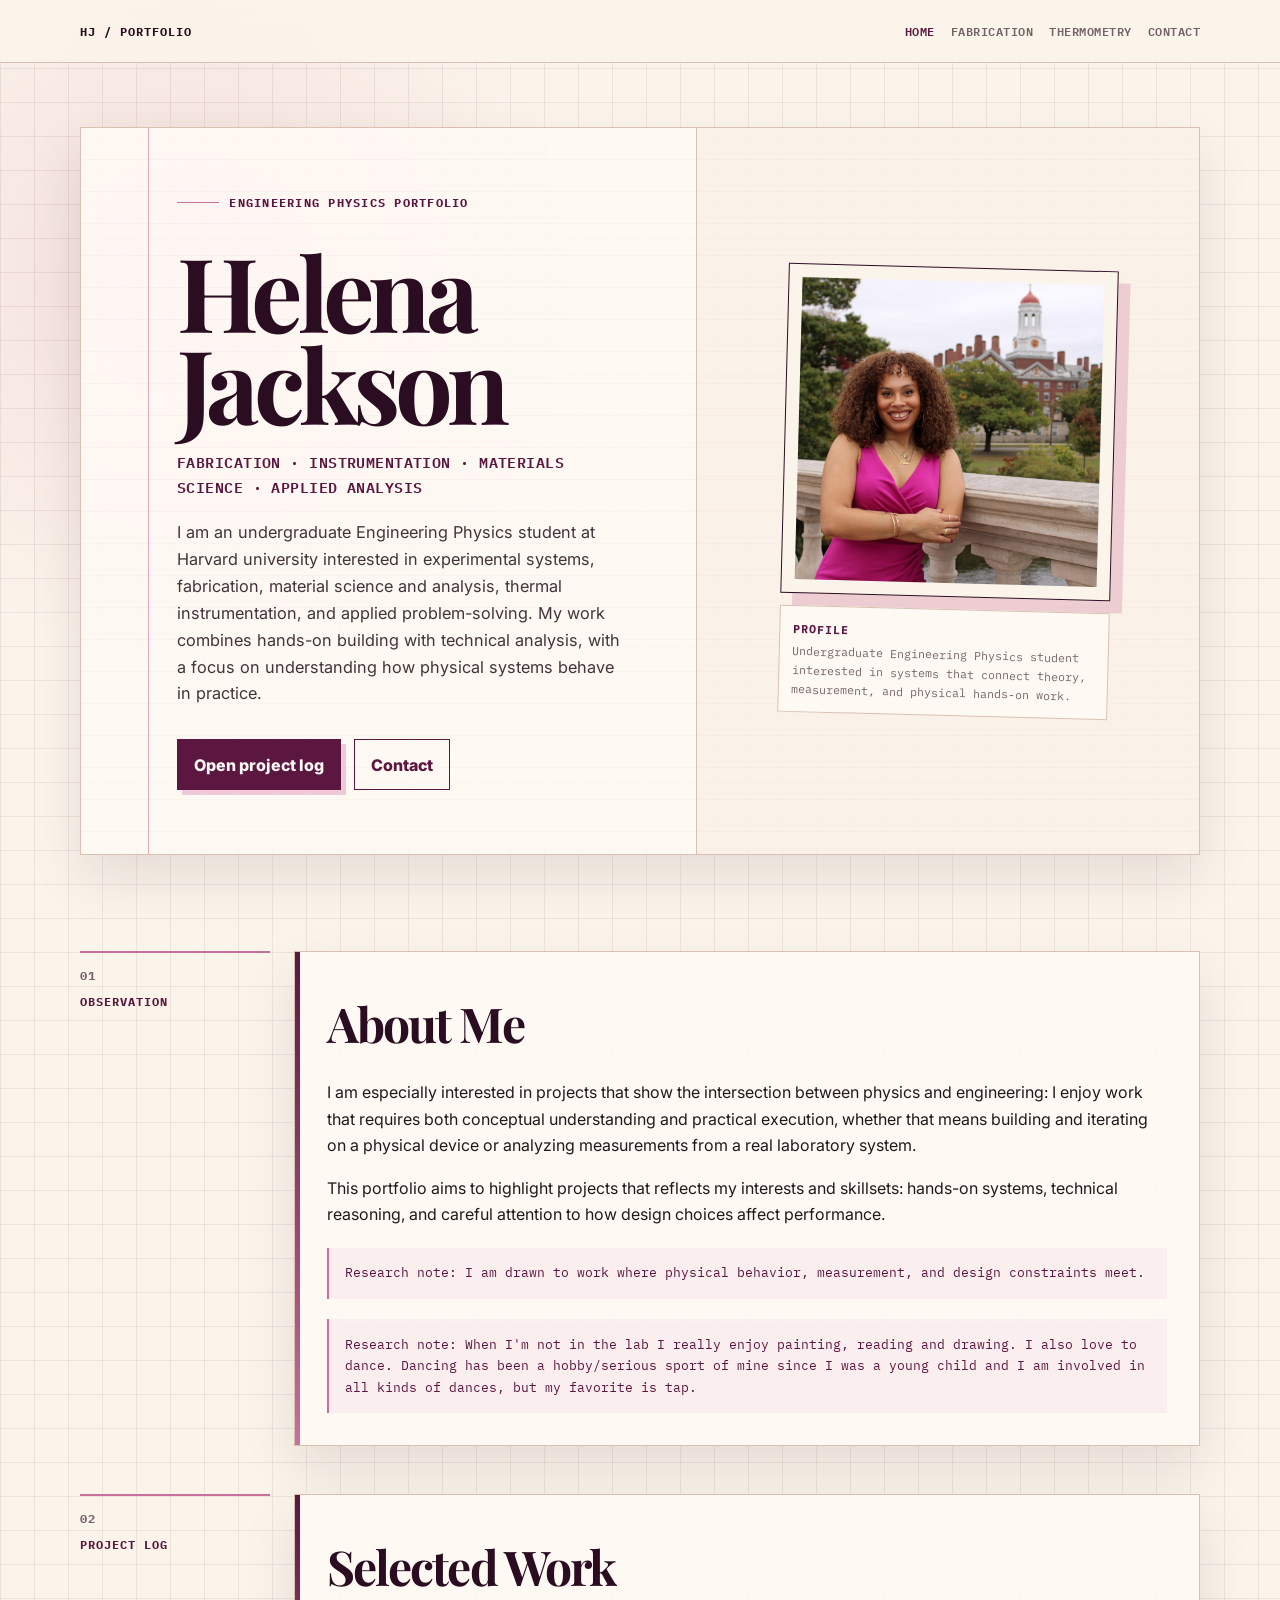
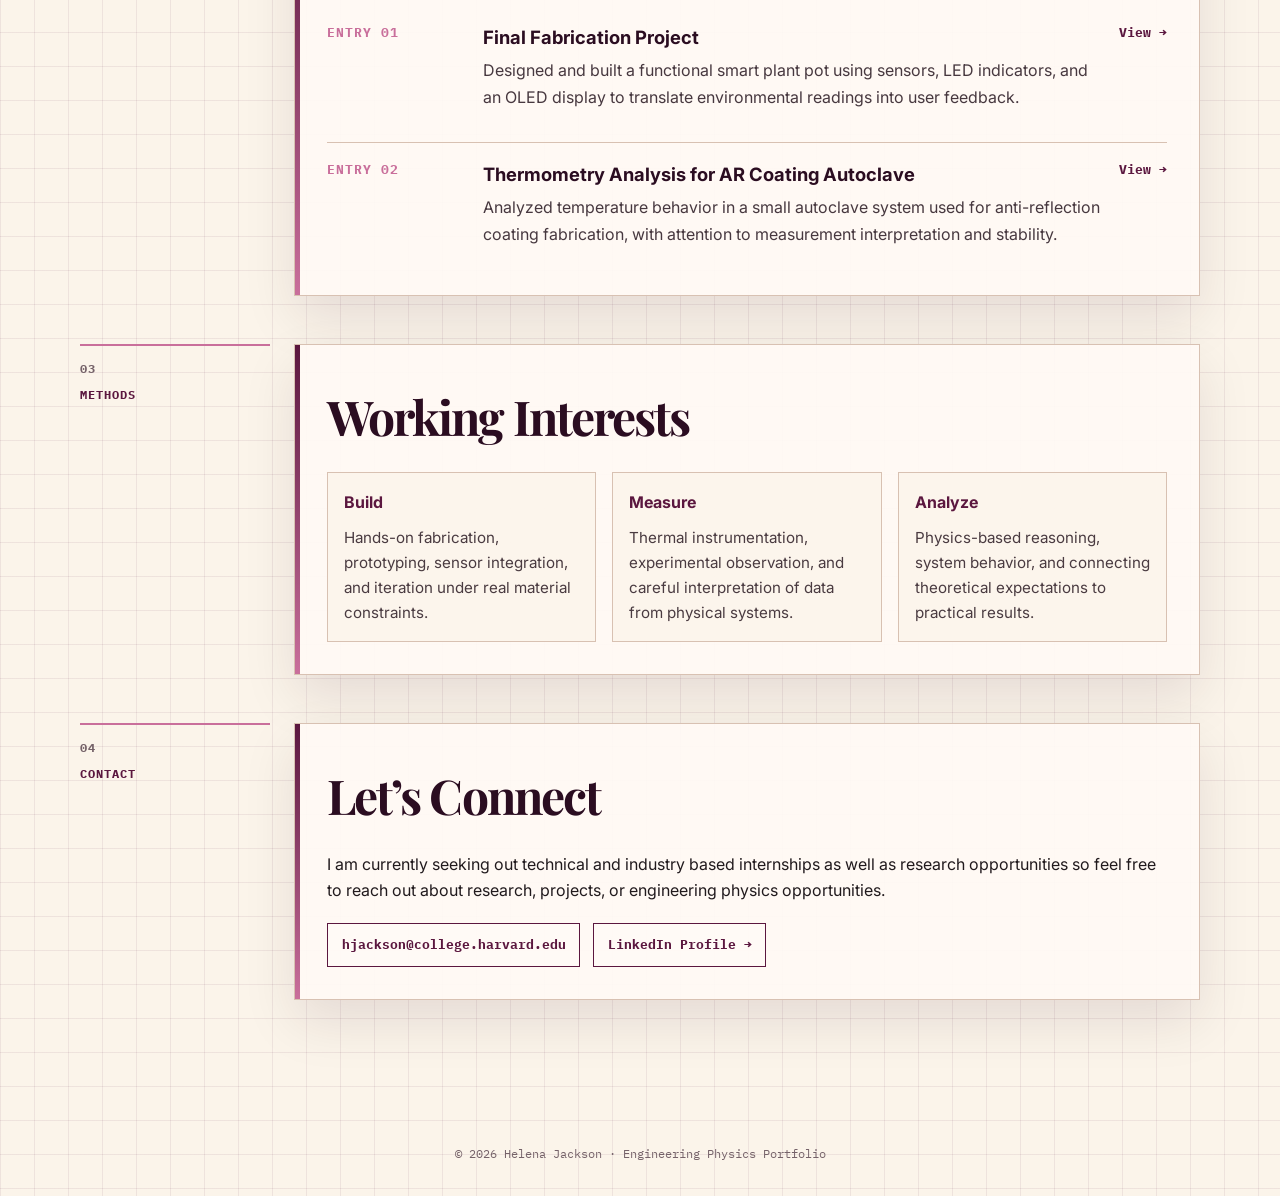
<file: index.html>
<!DOCTYPE html>
<html lang="en">
<head>
  <meta charset="UTF-8" />
  <meta name="viewport" content="width=device-width, initial-scale=1.0" />
  <title>Engineering Physics Portfolio | Helena Jackson</title>

  <!-- Optional: remove these if you do not want Google Fonts -->
  <link rel="preconnect" href="https://fonts.googleapis.com">
  <link rel="preconnect" href="https://fonts.gstatic.com" crossorigin>
  <link href="https://fonts.googleapis.com/css2?family=IBM+Plex+Mono:wght@400;500;600;700&family=Inter:wght@400;500;600;700;800&family=Playfair+Display:wght@600;700&display=swap" rel="stylesheet">

  <link rel="stylesheet" href="style.css?v=4" />
</head>
<body>
  <nav class="topbar">
    <div class="container topbar-inner">
      <a class="logomark" href="index.html">HJ / Portfolio</a>
      <div class="nav-links">
        <a class="active" href="index.html">Home</a>
        <a href="fabrication.html">Fabrication</a>
        <a href="thermometry.html">Thermometry</a>
        <a href="#contact">Contact</a>
      </div>
    </div>
  </nav>

  <header class="hero">
    <div class="container">
      <section class="portfolio-sheet" aria-label="Portfolio introduction">
        <div class="hero-copy">
          <p class="page-label">Engineering Physics Portfolio</p>
          <h1>Helena<br>Jackson</h1>
          <p class="subtitle">Fabrication · Instrumentation · Materials Science · Applied Analysis</p>
          <p class="intro">
            I am an undergraduate Engineering Physics student at Harvard university interested in experimental systems,
            fabrication, material science and analysis, thermal instrumentation, and applied
            problem-solving. My work combines hands-on building with technical analysis, with a
            focus on understanding how physical systems behave in practice.
          </p>

          <div class="hero-actions">
            <a class="button" href="#projects">Open project log</a>
            <a class="button secondary" href="mailto:hjackson@college.harvard.edu">Contact</a>
          </div>
        </div>

        <aside class="hero-visual">
          <div class="specimen-card">
            <div class="specimen-photo">
              <img src="images/Headshot1.jpeg" alt="Portrait of Helena Jackson">
            </div>
            <div class="caption-strip">
              <strong>Profile</strong>
              Undergraduate Engineering Physics student interested in systems that connect theory, measurement, and physical hands-on work.
            </div>
          </div>
        </aside>
      </section>
    </div>
  </header>

  <main class="container">
    <section class="note-section" id="about">
      <aside class="section-tab"><span>01</span>Observation</aside>
      <div class="note-panel">
        <h2>About Me</h2>
        <p>
          I am especially interested in projects that show the intersection between physics and
          engineering:
          I enjoy work that requires both conceptual understanding and practical execution,
          whether that means building and iterating on a physical device or analyzing measurements
          from a real laboratory system.
        </p>
        <p>
          This portfolio aims to highlight projects that reflects my interests and skillsets: hands-on systems,
          technical reasoning, and careful attention to how design choices affect performance.
        </p>
        <p class="annotation">
          Research note: I am drawn to work where physical behavior, measurement, and design constraints meet.
        </p>
        <p class="annotation">
          Research note: When I'm not in the lab I really enjoy painting, reading and drawing. I also love to dance. Dancing has been a hobby/serious sport of mine since I was a young child and I am involved in all kinds of dances, but my favorite is tap.
        </p>
      </div>
    </section>

    <section class="note-section" id="projects">
      <aside class="section-tab"><span>02</span>Project Log</aside>
      <div class="note-panel">
        <h2>Selected Work</h2>

        <div class="project-log">
          <article class="project-entry">
            <div class="entry-code">Entry 01</div>
            <div>
              <h3>Final Fabrication Project</h3>
              <p>
                Designed and built a functional smart plant pot using sensors, LED indicators,
                and an OLED display to translate environmental readings into user feedback.
              </p>
            </div>
            <a class="entry-link" href="fabrication.html">View →</a>
          </article>

          <article class="project-entry">
            <div class="entry-code">Entry 02</div>
            <div>
              <h3>Thermometry Analysis for AR Coating Autoclave</h3>
              <p>
                Analyzed temperature behavior in a small autoclave system used for anti-reflection
                coating fabrication, with attention to measurement interpretation and stability.
              </p>
            </div>
            <a class="entry-link" href="thermometry.html">View →</a>
          </article>
        </div>
      </div>
    </section>

    <section class="note-section" id="methods">
      <aside class="section-tab"><span>03</span>Methods</aside>
      <div class="note-panel">
        <h2>Working Interests</h2>
        <div class="methods-grid">
          <div class="method">
            <h3>Build</h3>
            <p>Hands-on fabrication, prototyping, sensor integration, and iteration under real material constraints.</p>
          </div>
          <div class="method">
            <h3>Measure</h3>
            <p>Thermal instrumentation, experimental observation, and careful interpretation of data from physical systems.</p>
          </div>
          <div class="method">
            <h3>Analyze</h3>
            <p>Physics-based reasoning, system behavior, and connecting theoretical expectations to practical results.</p>
          </div>
        </div>
      </div>
    </section>

    <section class="note-section" id="contact">
      <aside class="section-tab"><span>04</span>Contact</aside>
      <div class="note-panel">
        <h2>Let’s Connect</h2>
        <p>
          I am currently seeking out technical and industry based internships as well as research opportunities so feel free to reach out about research, projects, or engineering physics opportunities.
        </p>
        <div class="contact-row">
          <a href="mailto:hjackson@college.harvard.edu">hjackson@college.harvard.edu</a>
          <a href="https://www.linkedin.com/in/helena-jackson-457bb52a4/" target="_blank">LinkedIn Profile →</a>
        </div>
      </div>
    </section>
  </main>

  <footer>
    <div class="container">
      © 2026 Helena Jackson · Engineering Physics Portfolio
    </div>
  </footer>
</body>
</html>
</file>
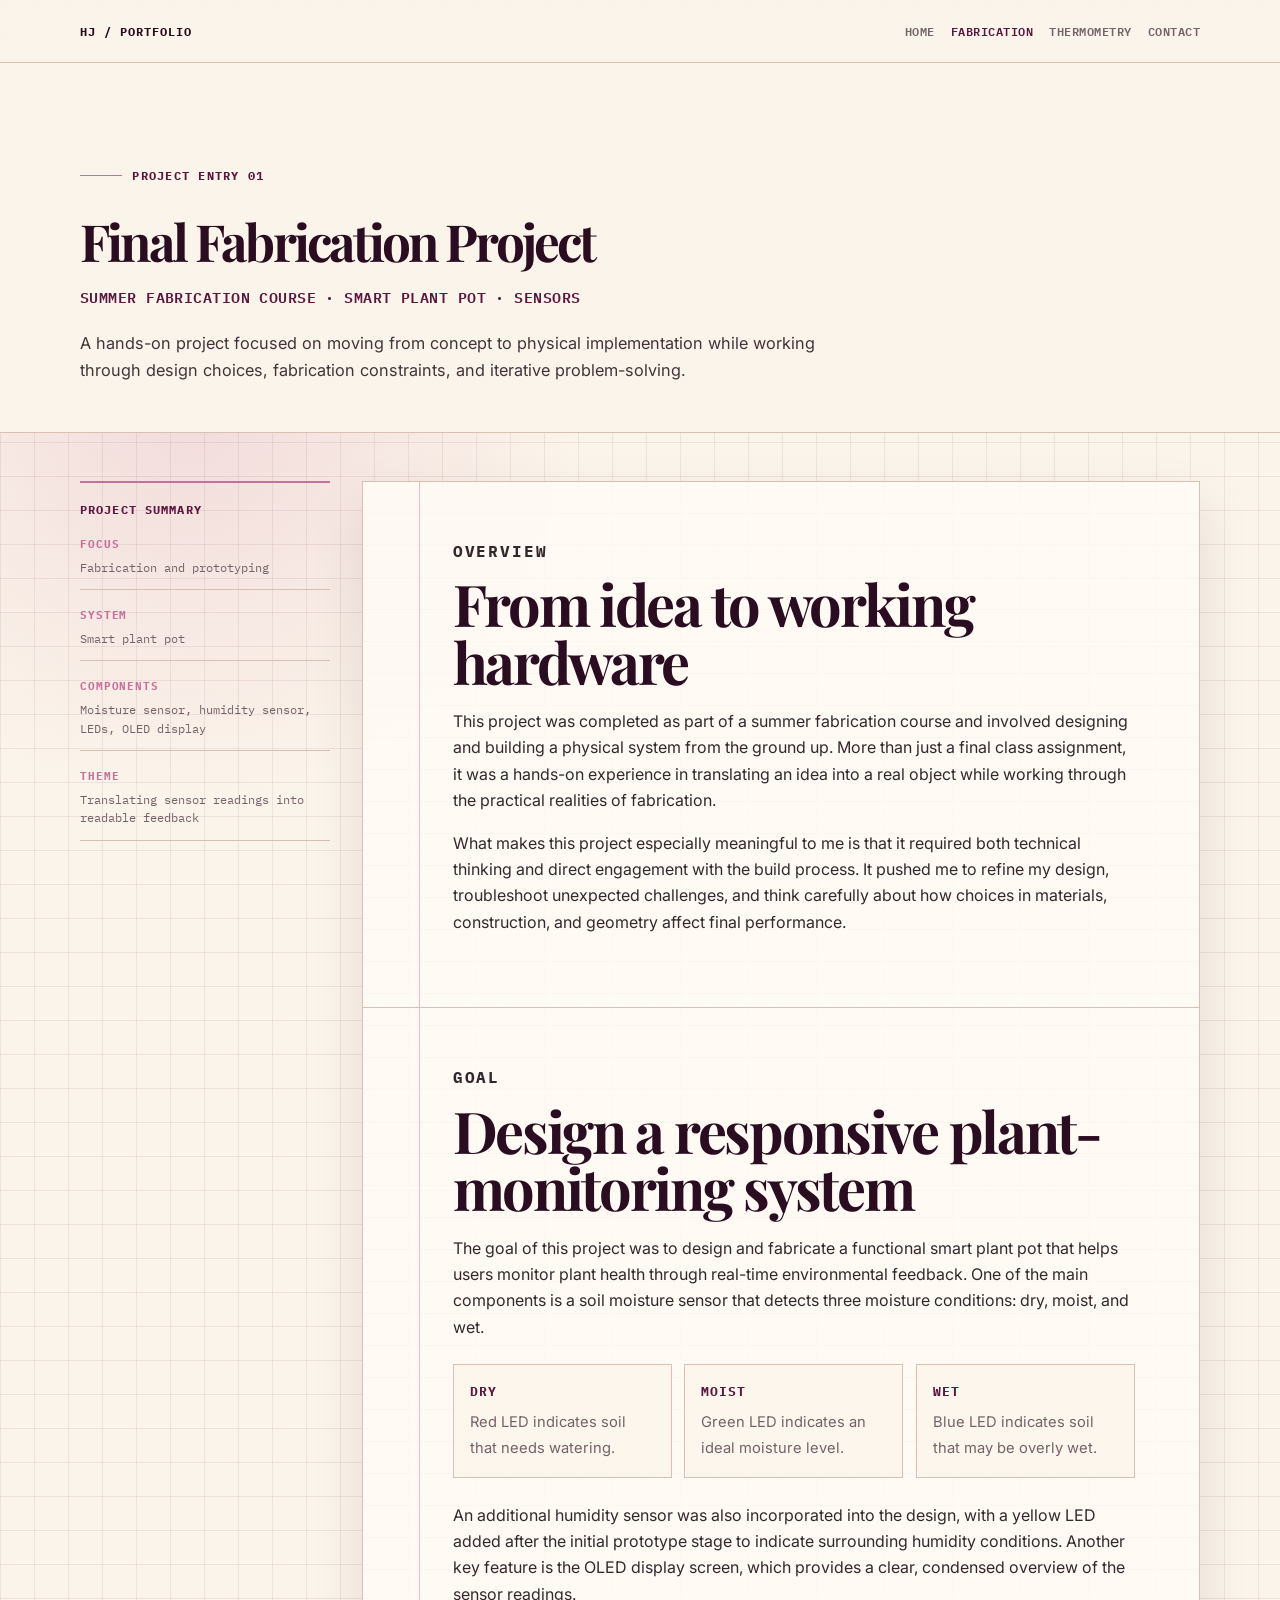
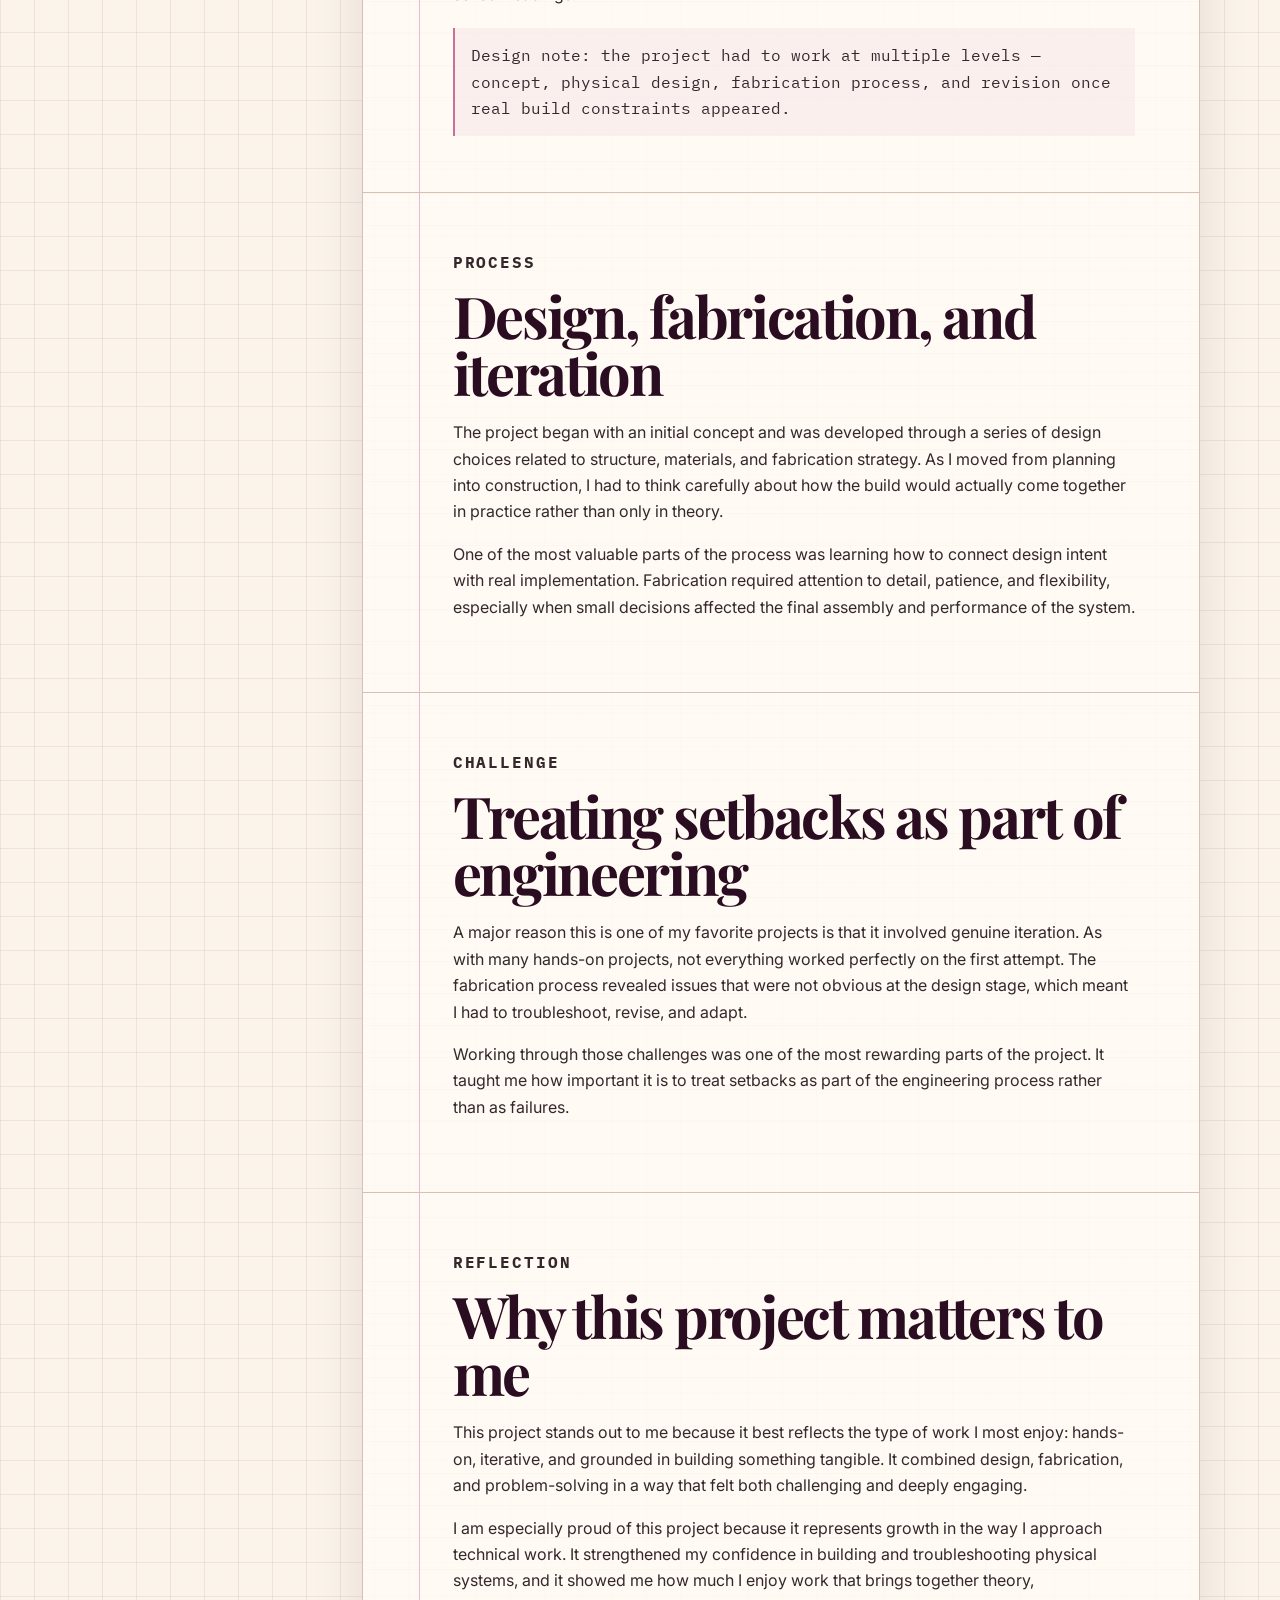
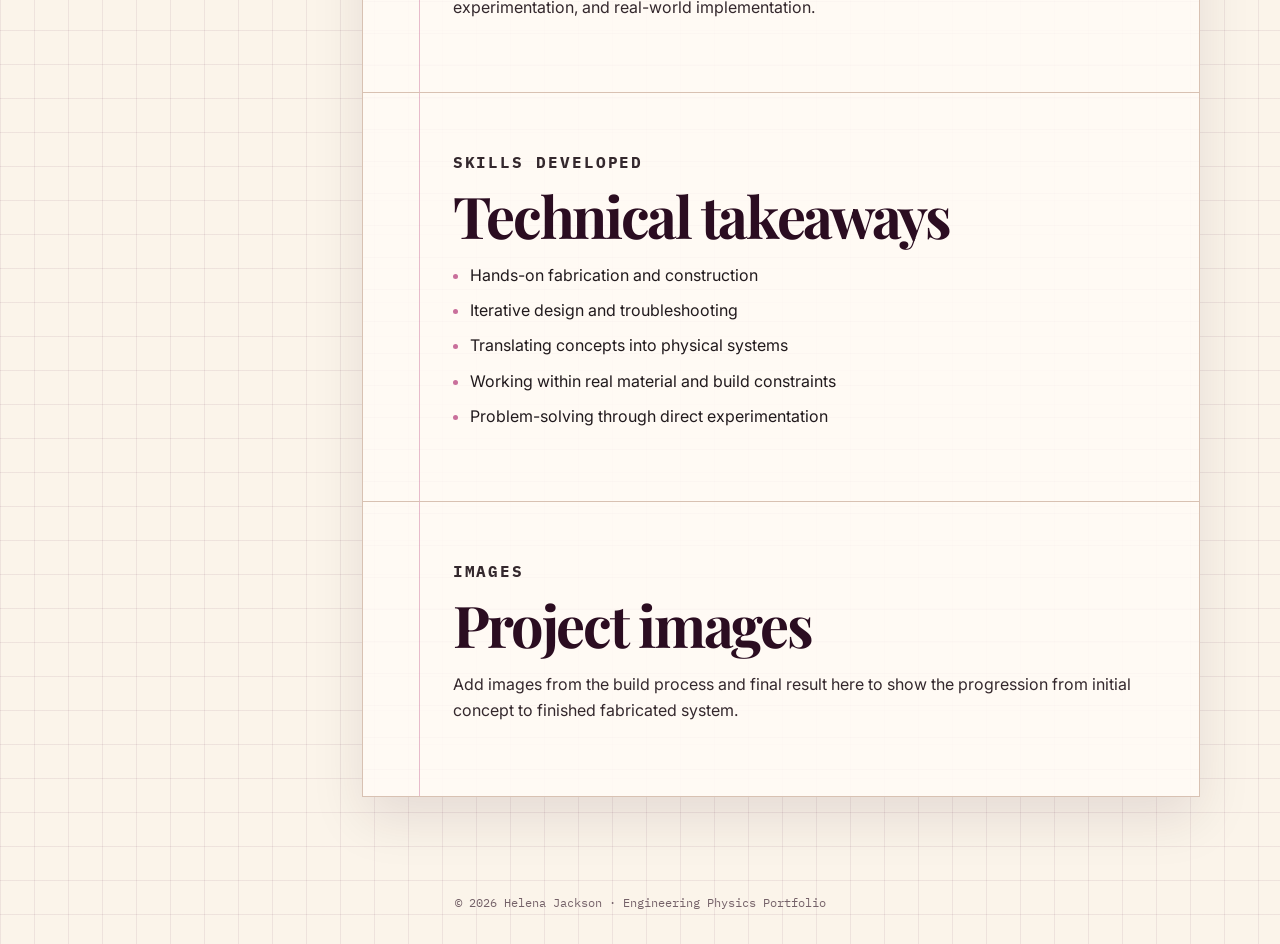
<file: fabrication.html>
<!DOCTYPE html>
<html lang="en">
<head>
  <meta charset="UTF-8" />
  <meta name="viewport" content="width=device-width, initial-scale=1.0" />
  <title>Final Fabrication Project | Helena Jackson</title>

  <link rel="preconnect" href="https://fonts.googleapis.com">
  <link rel="preconnect" href="https://fonts.gstatic.com" crossorigin>
  <link href="https://fonts.googleapis.com/css2?family=IBM+Plex+Mono:wght@400;500;600;700&family=Inter:wght@400;500;600;700;800&family=Playfair+Display:wght@600;700&display=swap" rel="stylesheet">

  <link rel="stylesheet" href="style.css?v=5" />
</head>

<body>
  <nav class="topbar">
    <div class="container topbar-inner">
      <a class="logomark" href="index.html">HJ / Portfolio</a>
      <div class="nav-links">
        <a href="index.html">Home</a>
        <a class="active" href="fabrication.html">Fabrication</a>
        <a href="thermometry.html">Thermometry</a>
        <a href="index.html#contact">Contact</a>
      </div>
    </div>
  </nav>

  <header class="project-hero">
    <div class="container">
      <p class="page-label">Project Entry 01</p>
      <h1>Final Fabrication Project</h1>
      <p class="subtitle">Summer Fabrication Course · Smart Plant Pot · Sensors</p>
      <p class="intro">
        A hands-on project focused on moving from concept to physical implementation while
        working through design choices, fabrication constraints, and iterative problem-solving.
      </p>
    </div>
  </header>

  <main class="container project-layout">
    <aside class="project-sidebar">
      <p class="sidebar-label">Project Summary</p>
      <dl>
        <div>
          <dt>Focus</dt>
          <dd>Fabrication and prototyping</dd>
        </div>
        <div>
          <dt>System</dt>
          <dd>Smart plant pot</dd>
        </div>
        <div>
          <dt>Components</dt>
          <dd>Moisture sensor, humidity sensor, LEDs, OLED display</dd>
        </div>
        <div>
          <dt>Theme</dt>
          <dd>Translating sensor readings into readable feedback</dd>
        </div>
      </dl>
    </aside>

    <article class="project-document">
      <section class="project-section">
        <p class="section-kicker">Overview</p>
        <h2>From idea to working hardware</h2>
        <p>
          This project was completed as part of a summer fabrication course and involved
          designing and building a physical system from the ground up. More than just a final
          class assignment, it was a hands-on experience in translating an idea into a real
          object while working through the practical realities of fabrication.
        </p>
        <p>
          What makes this project especially meaningful to me is that it required both
          technical thinking and direct engagement with the build process. It pushed me to
          refine my design, troubleshoot unexpected challenges, and think carefully about how
          choices in materials, construction, and geometry affect final performance.
        </p>
      </section>

      <section class="project-section">
        <p class="section-kicker">Goal</p>
        <h2>Design a responsive plant-monitoring system</h2>
        <p>
          The goal of this project was to design and fabricate a functional smart plant pot
          that helps users monitor plant health through real-time environmental feedback.
          One of the main components is a soil moisture sensor that detects three moisture
          conditions: dry, moist, and wet.
        </p>

        <div class="callout-grid">
          <div class="callout">
            <strong>Dry</strong>
            <span>Red LED indicates soil that needs watering.</span>
          </div>
          <div class="callout">
            <strong>Moist</strong>
            <span>Green LED indicates an ideal moisture level.</span>
          </div>
          <div class="callout">
            <strong>Wet</strong>
            <span>Blue LED indicates soil that may be overly wet.</span>
          </div>
        </div>

        <p>
          An additional humidity sensor was also incorporated into the design, with a yellow
          LED added after the initial prototype stage to indicate surrounding humidity
          conditions. Another key feature is the OLED display screen, which provides a clear,
          condensed overview of the sensor readings.
        </p>

        <p class="annotation">
          Design note: the project had to work at multiple levels — concept, physical design,
          fabrication process, and revision once real build constraints appeared.
        </p>
      </section>

      <section class="project-section">
        <p class="section-kicker">Process</p>
        <h2>Design, fabrication, and iteration</h2>
        <p>
          The project began with an initial concept and was developed through a series of
          design choices related to structure, materials, and fabrication strategy. As I moved
          from planning into construction, I had to think carefully about how the build would
          actually come together in practice rather than only in theory.
        </p>
        <p>
          One of the most valuable parts of the process was learning how to connect design
          intent with real implementation. Fabrication required attention to detail, patience,
          and flexibility, especially when small decisions affected the final assembly and
          performance of the system.
        </p>
      </section>

      <section class="project-section">
        <p class="section-kicker">Challenge</p>
        <h2>Treating setbacks as part of engineering</h2>
        <p>
          A major reason this is one of my favorite projects is that it involved genuine
          iteration. As with many hands-on projects, not everything worked perfectly on the
          first attempt. The fabrication process revealed issues that were not obvious at the
          design stage, which meant I had to troubleshoot, revise, and adapt.
        </p>
        <p>
          Working through those challenges was one of the most rewarding parts of the project.
          It taught me how important it is to treat setbacks as part of the engineering
          process rather than as failures.
        </p>
      </section>

      <section class="project-section">
        <p class="section-kicker">Reflection</p>
        <h2>Why this project matters to me</h2>
        <p>
          This project stands out to me because it best reflects the type of work I most enjoy:
          hands-on, iterative, and grounded in building something tangible. It combined design,
          fabrication, and problem-solving in a way that felt both challenging and deeply
          engaging.
        </p>
        <p>
          I am especially proud of this project because it represents growth in the way I
          approach technical work. It strengthened my confidence in building and troubleshooting
          physical systems, and it showed me how much I enjoy work that brings together theory,
          experimentation, and real-world implementation.
        </p>
      </section>

      <section class="project-section">
        <p class="section-kicker">Skills Developed</p>
        <h2>Technical takeaways</h2>
        <ul class="skill-list">
          <li>Hands-on fabrication and construction</li>
          <li>Iterative design and troubleshooting</li>
          <li>Translating concepts into physical systems</li>
          <li>Working within real material and build constraints</li>
          <li>Problem-solving through direct experimentation</li>
        </ul>
      </section>

      <section class="project-section">
        <p class="section-kicker">Images</p>
        <h2>Project images</h2>
        <p>
          Add images from the build process and final result here to show the progression from
          initial concept to finished fabricated system.
        </p>

        <!-- Example:
        <figure>
          <img src="images/fabrication-project.jpg" alt="Final fabricated smart plant pot" class="project-image" />
          <figcaption class="caption">Final fabricated smart plant pot prototype.</figcaption>
        </figure>
        -->
      </section>
    </article>
  </main>

  <footer>
    <div class="container">
      © 2026 Helena Jackson · Engineering Physics Portfolio
    </div>
  </footer>
</body>
</html>
</file>
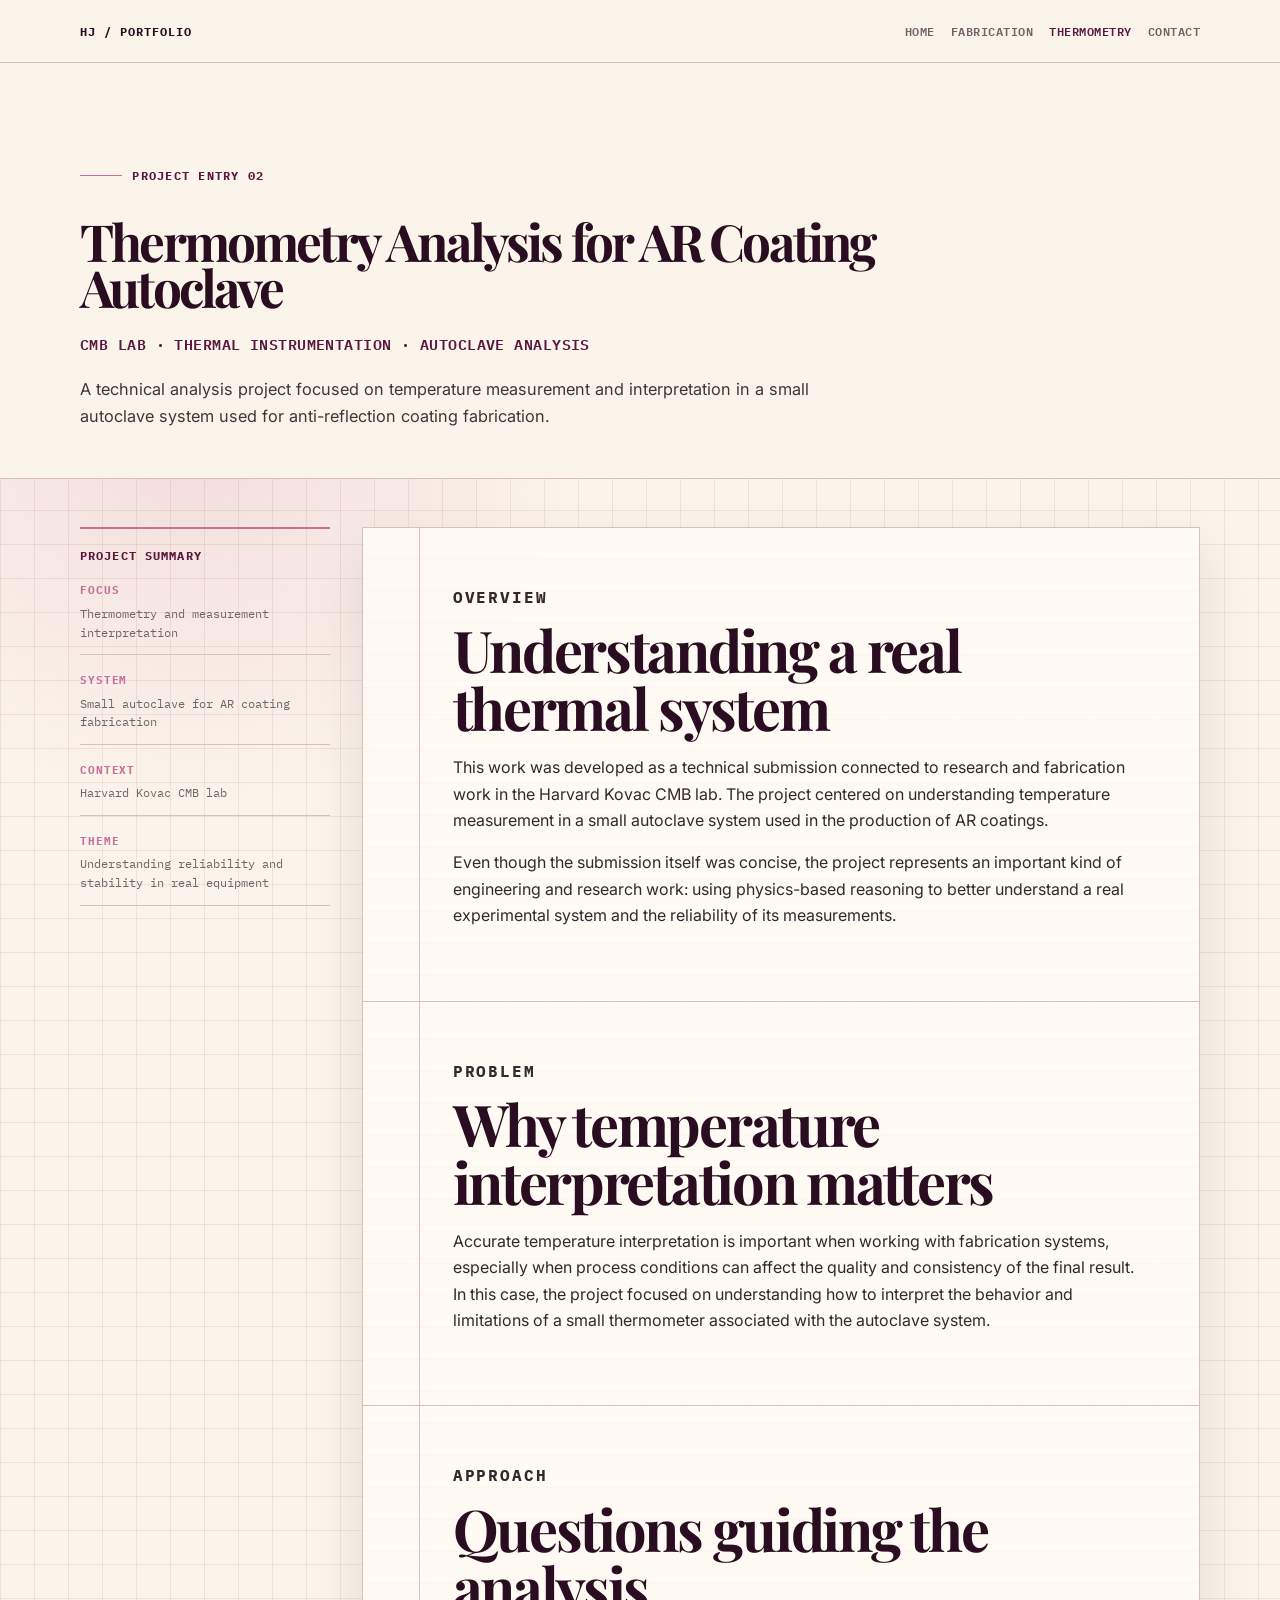
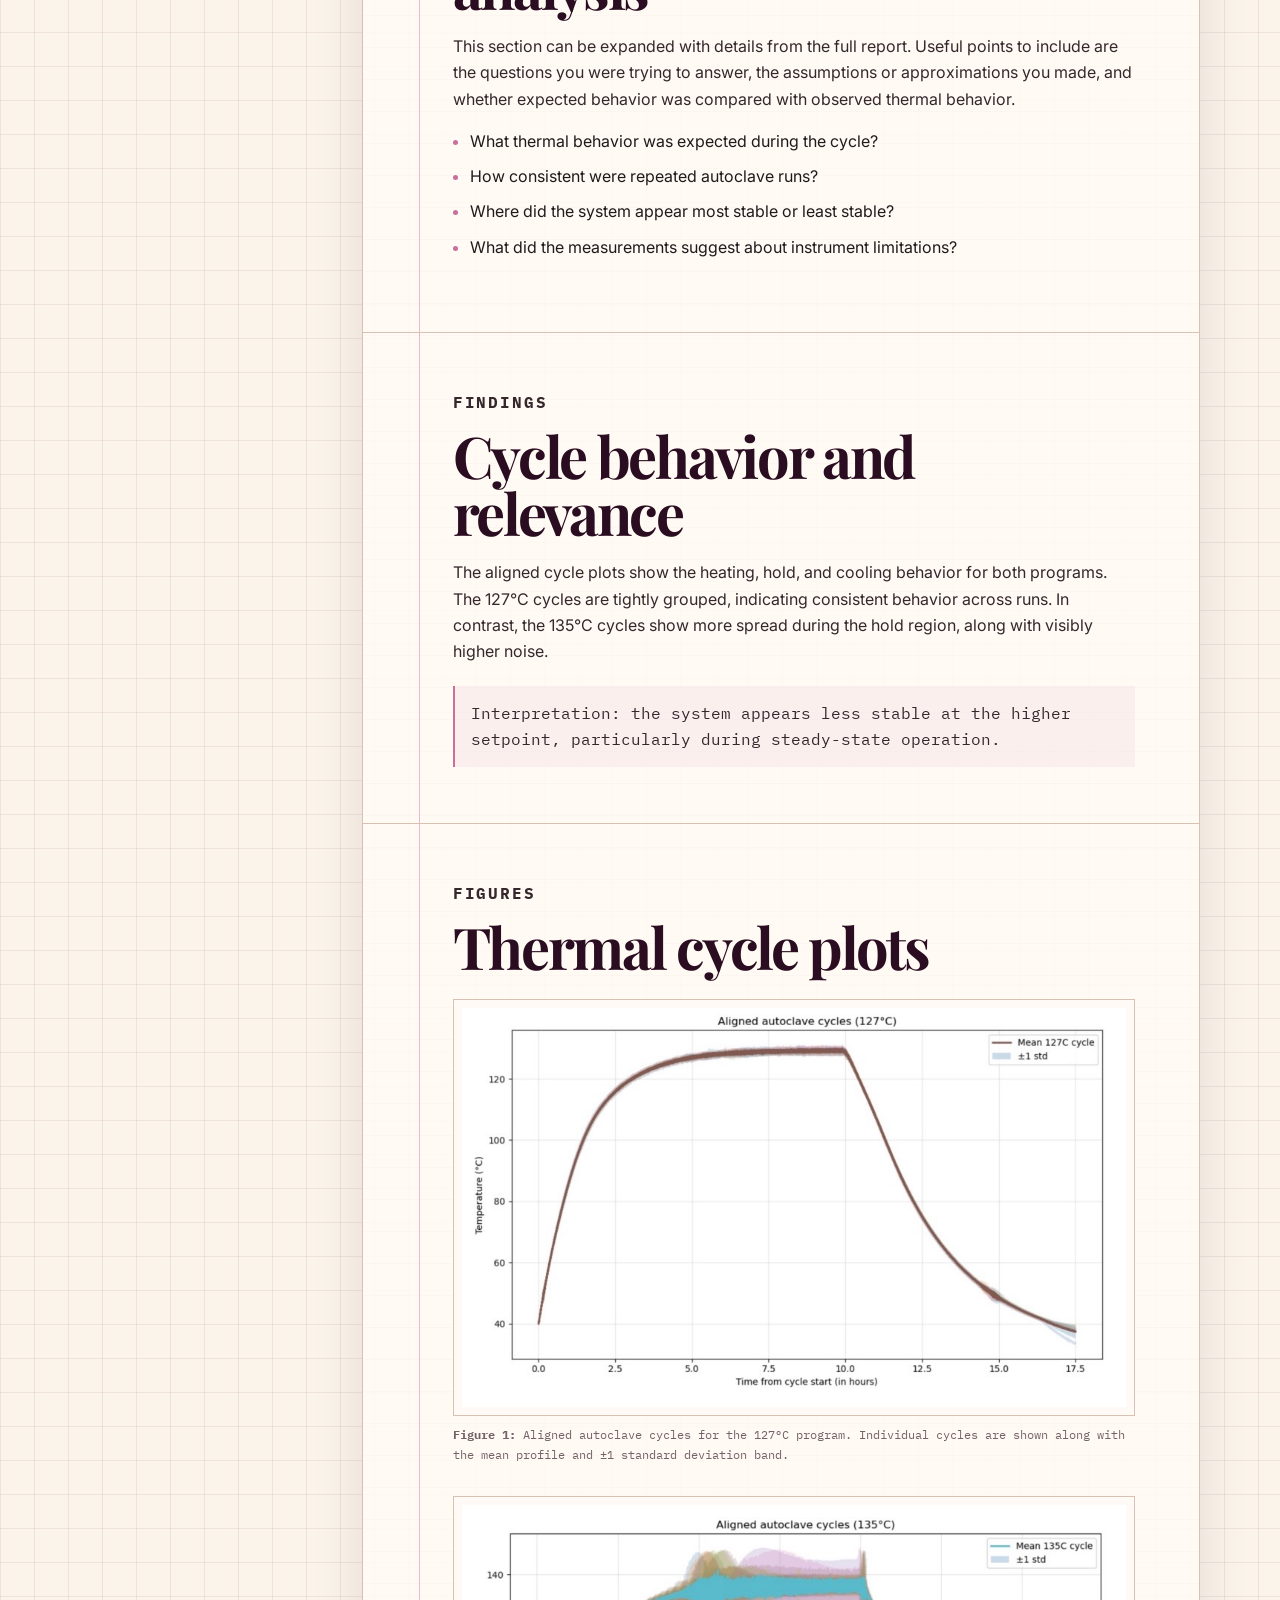
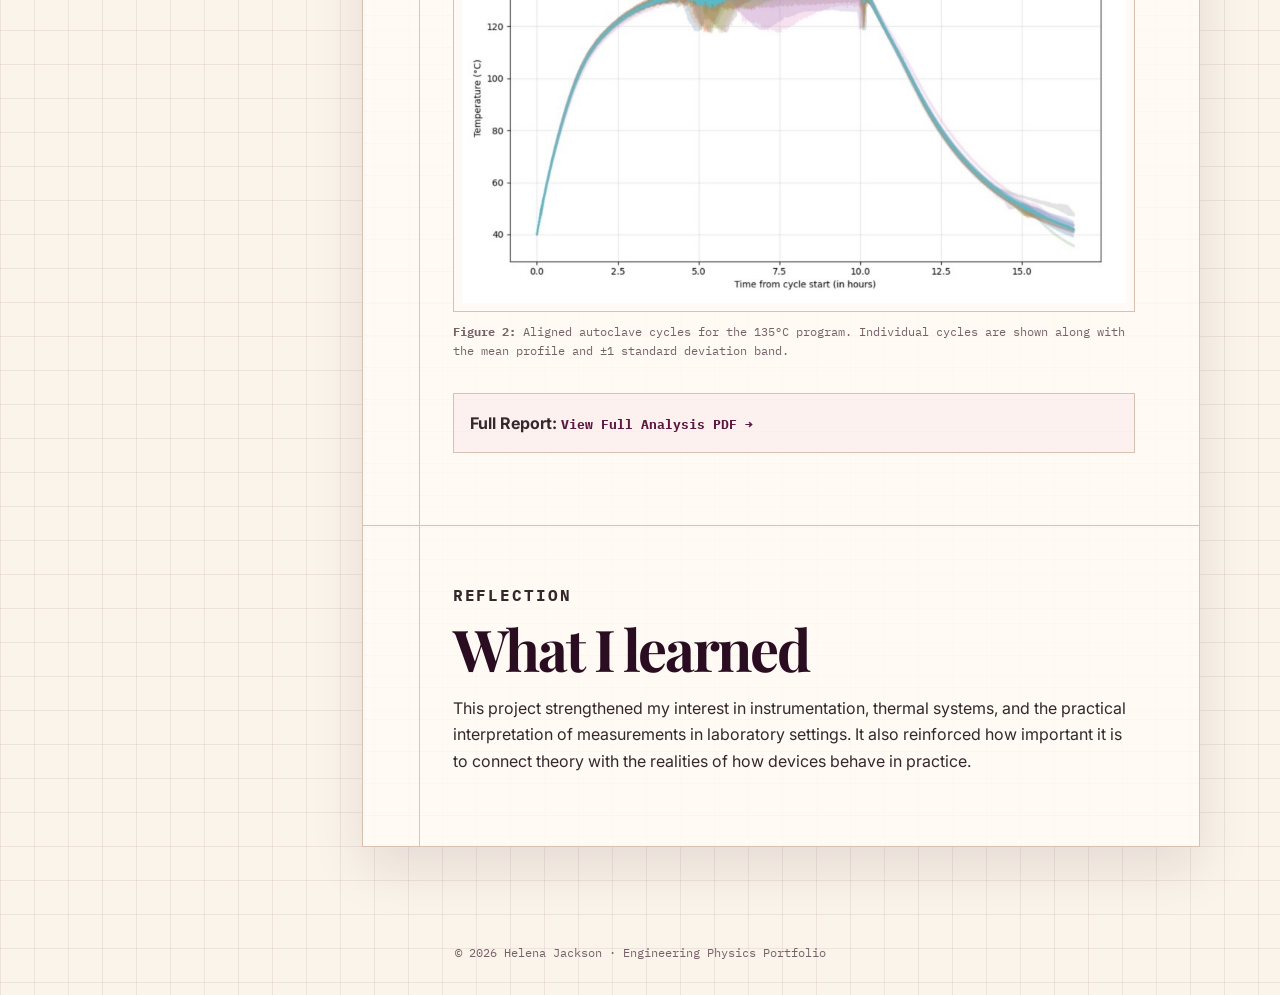
<file: thermometry.html>
<!DOCTYPE html>
<html lang="en">
<head>
  <meta charset="UTF-8" />
  <meta name="viewport" content="width=device-width, initial-scale=1.0" />
  <title>Thermometry Analysis | Helena Jackson</title>

  <link rel="preconnect" href="https://fonts.googleapis.com">
  <link rel="preconnect" href="https://fonts.gstatic.com" crossorigin>
  <link href="https://fonts.googleapis.com/css2?family=IBM+Plex+Mono:wght@400;500;600;700&family=Inter:wght@400;500;600;700;800&family=Playfair+Display:wght@600;700&display=swap" rel="stylesheet">

  <link rel="stylesheet" href="style.css?v=5" />
</head>

<body>
  <nav class="topbar">
    <div class="container topbar-inner">
      <a class="logomark" href="index.html">HJ / Portfolio</a>
      <div class="nav-links">
        <a href="index.html">Home</a>
        <a href="fabrication.html">Fabrication</a>
        <a class="active" href="thermometry.html">Thermometry</a>
        <a href="index.html#contact">Contact</a>
      </div>
    </div>
  </nav>

  <header class="project-hero">
    <div class="container">
      <p class="page-label">Project Entry 02</p>
      <h1>Thermometry Analysis for AR Coating Autoclave</h1>
      <p class="subtitle">CMB Lab · Thermal Instrumentation · Autoclave Analysis</p>
      <p class="intro">
        A technical analysis project focused on temperature measurement and interpretation
        in a small autoclave system used for anti-reflection coating fabrication.
      </p>
    </div>
  </header>

  <main class="container project-layout">
    <aside class="project-sidebar">
      <p class="sidebar-label">Project Summary</p>
      <dl>
        <div>
          <dt>Focus</dt>
          <dd>Thermometry and measurement interpretation</dd>
        </div>
        <div>
          <dt>System</dt>
          <dd>Small autoclave for AR coating fabrication</dd>
        </div>
        <div>
          <dt>Context</dt>
          <dd>Harvard Kovac CMB lab</dd>
        </div>
        <div>
          <dt>Theme</dt>
          <dd>Understanding reliability and stability in real equipment</dd>
        </div>
      </dl>
    </aside>

    <article class="project-document">
      <section class="project-section">
        <p class="section-kicker">Overview</p>
        <h2>Understanding a real thermal system</h2>
        <p>
          This work was developed as a technical submission connected to research and fabrication
          work in the Harvard Kovac CMB lab. The project centered on understanding temperature
          measurement in a small autoclave system used in the production of AR coatings.
        </p>
        <p>
          Even though the submission itself was concise, the project represents an important
          kind of engineering and research work: using physics-based reasoning to better
          understand a real experimental system and the reliability of its measurements.
        </p>
      </section>

      <section class="project-section">
        <p class="section-kicker">Problem</p>
        <h2>Why temperature interpretation matters</h2>
        <p>
          Accurate temperature interpretation is important when working with fabrication
          systems, especially when process conditions can affect the quality and consistency
          of the final result. In this case, the project focused on understanding how to
          interpret the behavior and limitations of a small thermometer associated with the
          autoclave system.
        </p>
      </section>

      <section class="project-section">
        <p class="section-kicker">Approach</p>
        <h2>Questions guiding the analysis</h2>
        <p>
          This section can be expanded with details from the full report. Useful points to
          include are the questions you were trying to answer, the assumptions or
          approximations you made, and whether expected behavior was compared with observed
          thermal behavior.
        </p>
        <ul class="skill-list">
          <li>What thermal behavior was expected during the cycle?</li>
          <li>How consistent were repeated autoclave runs?</li>
          <li>Where did the system appear most stable or least stable?</li>
          <li>What did the measurements suggest about instrument limitations?</li>
        </ul>
      </section>

      <section class="project-section">
        <p class="section-kicker">Findings</p>
        <h2>Cycle behavior and relevance</h2>
        <p>
          The aligned cycle plots show the heating, hold, and cooling behavior for both
          programs. The 127°C cycles are tightly grouped, indicating consistent behavior
          across runs. In contrast, the 135°C cycles show more spread during the hold region,
          along with visibly higher noise.
        </p>
        <p class="annotation">
          Interpretation: the system appears less stable at the higher setpoint, particularly
          during steady-state operation.
        </p>
      </section>

      <section class="project-section">
        <p class="section-kicker">Figures</p>
        <h2>Thermal cycle plots</h2>

        <figure>
          <img src="images/127_auto_cycle.jpeg" alt="Thermometry comparison plot for the 127°C cycle" class="project-image" />
          <figcaption class="caption">
            <strong>Figure 1:</strong> Aligned autoclave cycles for the 127°C program. Individual
            cycles are shown along with the mean profile and ±1 standard deviation band.
          </figcaption>
        </figure>

        <figure>
          <img src="images/135_auto_cycle.jpeg" alt="Thermometry comparison plot for the 135°C cycle" class="project-image" />
          <figcaption class="caption">
            <strong>Figure 2:</strong> Aligned autoclave cycles for the 135°C program. Individual
            cycles are shown along with the mean profile and ±1 standard deviation band.
          </figcaption>
        </figure>

        <p class="report-link">
          <strong>Full Report:</strong>
          <a href="Autoclave_new_report_helena_2026.pdf" target="_blank">View Full Analysis PDF →</a>
        </p>
      </section>

      <section class="project-section">
        <p class="section-kicker">Reflection</p>
        <h2>What I learned</h2>
        <p>
          This project strengthened my interest in instrumentation, thermal systems, and the
          practical interpretation of measurements in laboratory settings. It also reinforced
          how important it is to connect theory with the realities of how devices behave in
          practice.
        </p>
      </section>
    </article>
  </main>

  <footer>
    <div class="container">
      © 2026 Helena Jackson · Engineering Physics Portfolio
    </div>
  </footer>
</body>
</html>
</file>
<file: style.css>
:root {
  --paper: #fbf4ea;
  --paper-deep: #f1e1d1;
  --ink: #211a1d;
  --muted: #756269;
  --plum: #5b173f;
  --plum-dark: #2b0d21;
  --rose: #c96f9b;
  --rose-soft: #f0c9d9;
  --line: #d8c1b2;
  --grid: rgba(91, 23, 63, 0.08);
  --white: #fffaf5;
  --shadow: 0 22px 50px rgba(43, 13, 33, 0.1);
}

* {
  box-sizing: border-box;
}

html {
  scroll-behavior: smooth;
}

body {
  margin: 0;
  font-family: "Inter", Arial, Helvetica, sans-serif;
  color: var(--ink);
  background:
    linear-gradient(var(--grid) 1px, transparent 1px),
    linear-gradient(90deg, var(--grid) 1px, transparent 1px),
    radial-gradient(circle at 15% 10%, rgba(201, 111, 155, 0.18), transparent 24rem),
    var(--paper);
  background-size: 34px 34px, 34px 34px, auto, auto;
  line-height: 1.65;
}

a {
  color: inherit;
}

.container {
  width: min(1120px, 92%);
  margin: 0 auto;
}

/* ===== TOP BAR ===== */

.topbar {
  position: sticky;
  top: 0;
  z-index: 20;
  background: rgba(251, 244, 234, 0.9);
  backdrop-filter: blur(14px);
  border-bottom: 1px solid var(--line);
}

.topbar-inner {
  min-height: 62px;
  display: flex;
  align-items: center;
  justify-content: space-between;
  gap: 1rem;
}

.logomark {
  font-family: "IBM Plex Mono", monospace;
  font-weight: 700;
  letter-spacing: 0.08em;
  text-transform: uppercase;
  font-size: 0.78rem;
  color: var(--plum-dark);
  text-decoration: none;
}

.nav-links {
  display: flex;
  align-items: center;
  gap: 1rem;
  flex-wrap: wrap;
}

.nav-links a {
  font-family: "IBM Plex Mono", monospace;
  font-size: 0.76rem;
  font-weight: 600;
  color: var(--muted);
  text-decoration: none;
  text-transform: uppercase;
  letter-spacing: 0.04em;
}

.nav-links a:hover,
.nav-links a.active {
  color: var(--plum);
}

/* ===== HOMEPAGE ===== */

.hero {
  padding: 4rem 0 3rem;
}

.portfolio-sheet {
  position: relative;
  background: rgba(255, 250, 245, 0.88);
  border: 1px solid var(--line);
  box-shadow: var(--shadow);
  min-height: 560px;
  display: grid;
  grid-template-columns: minmax(0, 1.1fr) minmax(260px, 0.9fr);
  overflow: hidden;
}

.portfolio-sheet::before {
  content: "";
  position: absolute;
  top: 0;
  bottom: 0;
  left: 4.2rem;
  width: 1px;
  background: rgba(201, 111, 155, 0.55);
}

.portfolio-sheet::after {
  content: "";
  position: absolute;
  inset: 0;
  pointer-events: none;
  background: linear-gradient(180deg, transparent 31px, rgba(91, 23, 63, 0.08) 32px);
  background-size: 100% 32px;
  mix-blend-mode: multiply;
  opacity: 0.65;
}

.hero-copy,
.hero-visual {
  position: relative;
  z-index: 1;
}

.hero-copy {
  padding: clamp(2rem, 5vw, 4.25rem) clamp(1.5rem, 5vw, 4rem) clamp(2rem, 5vw, 4rem) 6rem;
}

.page-label {
  display: flex;
  align-items: center;
  gap: 0.65rem;
  margin: 0 0 2rem;
  font-family: "IBM Plex Mono", monospace;
  color: var(--plum);
  font-size: 0.78rem;
  font-weight: 700;
  letter-spacing: 0.1em;
  text-transform: uppercase;
}

.page-label::before {
  content: "";
  width: 42px;
  height: 1px;
  background: var(--rose);
}

h1 {
  margin: 0;
  font-family: "Playfair Display", Georgia, serif;
  font-size: clamp(3.4rem, 8vw, 7.2rem);
  line-height: 0.9;
  letter-spacing: -0.055em;
  color: var(--plum-dark);
}

.subtitle {
  margin: 1.4rem 0 1.2rem;
  max-width: 760px;
  font-family: "IBM Plex Mono", monospace;
  font-weight: 600;
  color: var(--plum);
  letter-spacing: 0.03em;
  text-transform: uppercase;
  font-size: 0.92rem;
}

.intro {
  max-width: 760px;
  margin: 0;
  color: #43343a;
  font-size: 1.02rem;
}

.hero-actions {
  margin-top: 2rem;
  display: flex;
  gap: 0.8rem;
  flex-wrap: wrap;
}

.button {
  display: inline-flex;
  align-items: center;
  justify-content: center;
  min-height: 42px;
  padding: 0.7rem 1rem;
  text-decoration: none;
  font-weight: 800;
  border: 1px solid var(--plum);
  background: var(--plum);
  color: #fffaf5;
  box-shadow: 5px 5px 0 var(--rose-soft);
  transition: transform 0.16s ease, box-shadow 0.16s ease;
}

.button.secondary {
  background: transparent;
  color: var(--plum);
  box-shadow: none;
}

.button:hover {
  transform: translate(-2px, -2px);
  box-shadow: 7px 7px 0 var(--rose-soft);
}

.button.secondary:hover {
  box-shadow: 5px 5px 0 var(--rose-soft);
}

.hero-visual {
  padding: 3rem 2rem;
  display: grid;
  place-items: center;
  border-left: 1px solid var(--line);
  background: rgba(241, 225, 209, 0.32);
}

.specimen-card {
  width: min(330px, 100%);
  transform: rotate(1.5deg);
}

.specimen-photo {
  background: var(--paper);
  border: 1px solid var(--plum-dark);
  padding: 0.8rem;
  box-shadow: 12px 12px 0 rgba(201, 111, 155, 0.28);
}

.specimen-photo img {
  width: 100%;
  aspect-ratio: 1 / 1;
  object-fit: cover;
  object-position: center;
  display: block;
  filter: saturate(0.9) contrast(1.03);
}

.caption-strip {
  margin-top: 0.75rem;
  border: 1px solid var(--line);
  background: rgba(255, 250, 245, 0.88);
  padding: 0.8rem;
  font-family: "IBM Plex Mono", monospace;
  font-size: 0.72rem;
  color: var(--muted);
}

.caption-strip strong {
  color: var(--plum);
  display: block;
  margin-bottom: 0.2rem;
  text-transform: uppercase;
  letter-spacing: 0.08em;
}

/* ===== HOMEPAGE SECTIONS ===== */

main {
  padding-bottom: 4rem;
}

.note-section {
  margin: 3rem 0;
  display: grid;
  grid-template-columns: 190px minmax(0, 1fr);
  gap: 1.5rem;
  align-items: start;
}

.section-tab {
  position: sticky;
  top: 84px;
  font-family: "IBM Plex Mono", monospace;
  color: var(--plum);
  text-transform: uppercase;
  letter-spacing: 0.08em;
  font-size: 0.78rem;
  font-weight: 700;
  border-top: 2px solid var(--rose);
  padding-top: 0.75rem;
}

.section-tab span {
  display: block;
  color: var(--muted);
  margin-bottom: 0.35rem;
}

.note-panel,
.card {
  background: rgba(255, 250, 245, 0.9);
  border: 1px solid var(--line);
  box-shadow: var(--shadow);
  padding: clamp(1.3rem, 3vw, 2rem);
  position: relative;
}

.note-panel::before,
.card::before {
  content: "";
  position: absolute;
  left: 0;
  top: 0;
  bottom: 0;
  width: 5px;
  background: linear-gradient(var(--plum), var(--rose));
}

.note-panel h2,
.card h2 {
  margin: 0 0 1rem;
  color: var(--plum-dark);
  font-family: "Playfair Display", Georgia, serif;
  font-size: clamp(2rem, 4vw, 3rem);
  letter-spacing: -0.04em;
}

.annotation {
  margin: 1.3rem 0 0;
  padding: 0.9rem 1rem;
  border-left: 2px solid var(--rose);
  background: rgba(240, 201, 217, 0.25);
  font-family: "IBM Plex Mono", monospace;
  font-size: 0.82rem;
  color: var(--plum);
}

.project-log {
  display: grid;
  gap: 1rem;
}

.project-entry {
  display: grid;
  grid-template-columns: 140px minmax(0, 1fr) auto;
  gap: 1rem;
  align-items: start;
  padding: 1rem 0;
  border-top: 1px solid var(--line);
}

.project-entry:first-child {
  border-top: 0;
  padding-top: 0;
}

.entry-code {
  font-family: "IBM Plex Mono", monospace;
  color: var(--rose);
  font-weight: 700;
  font-size: 0.8rem;
  text-transform: uppercase;
  letter-spacing: 0.08em;
}

.project-entry h3 {
  margin: 0 0 0.3rem;
  color: var(--plum-dark);
  font-size: 1.15rem;
}

.project-entry p {
  margin: 0;
  color: #47383f;
}

.entry-link {
  white-space: nowrap;
  color: var(--plum);
  font-weight: 800;
  text-decoration: none;
  font-family: "IBM Plex Mono", monospace;
  font-size: 0.82rem;
}

.entry-link:hover {
  color: var(--rose);
}

.methods-grid {
  display: grid;
  grid-template-columns: repeat(3, minmax(0, 1fr));
  gap: 1rem;
}

.method {
  border: 1px solid var(--line);
  background: rgba(251, 244, 234, 0.75);
  padding: 1rem;
  min-height: 150px;
}

.method h3 {
  margin: 0 0 0.55rem;
  color: var(--plum);
  font-size: 1rem;
}

.method p {
  margin: 0;
  color: #4a3b41;
  font-size: 0.95rem;
}

.contact-row {
  display: flex;
  gap: 0.8rem;
  flex-wrap: wrap;
  margin-top: 1.2rem;
}

.contact-row a,
.card a,
.report-link a {
  font-family: "IBM Plex Mono", monospace;
  font-size: 0.82rem;
  font-weight: 700;
  color: var(--plum);
  text-decoration: none;
}

.contact-row a {
  border: 1px solid var(--plum);
  padding: 0.65rem 0.85rem;
  background: rgba(255, 250, 245, 0.7);
}

.contact-row a:hover {
  background: var(--plum);
  color: #fffaf5;
}

/* ===== PROJECT PAGES ===== */

.project-hero {
  padding: clamp(4rem, 8vw, 7rem) 0 3rem;
  border-bottom: 1px solid var(--line);
  background: #fbf4ea;
}

.project-hero h1 {
  max-width: 980px;
  font-size: clamp(2rem, 4vw, 4rem);
}

.project-layout {
  display: grid;
  grid-template-columns: 250px minmax(0, 1fr);
  gap: 2rem;
  align-items: start;
  padding-top: 3rem;
}

.project-sidebar {
  position: sticky;
  top: 88px;
  border-top: 2px solid var(--rose);
  padding-top: 1rem;
  font-family: "IBM Plex Mono", monospace;
}

.sidebar-label {
  margin: 0 0 1rem;
  color: var(--plum);
  font-size: 0.78rem;
  font-weight: 700;
  letter-spacing: 0.09em;
  text-transform: uppercase;
}

.project-sidebar dl {
  margin: 0;
  display: grid;
  gap: 1rem;
}

.project-sidebar div {
  border-bottom: 1px solid var(--line);
  padding-bottom: 0.8rem;
}

.project-sidebar dt {
  color: var(--rose);
  font-size: 0.7rem;
  font-weight: 700;
  text-transform: uppercase;
  letter-spacing: 0.08em;
}

.project-sidebar dd {
  margin: 0.25rem 0 0;
  color: var(--muted);
  font-size: 0.78rem;
  line-height: 1.5;
}

.project-document {
  background: rgba(255, 250, 245, 0.92);
  border: 1px solid var(--line);
  box-shadow: var(--shadow);
  position: relative;
  overflow: hidden;
}

.project-document::before {
  content: "";
  position: absolute;
  top: 0;
  bottom: 0;
  left: 3.5rem;
  width: 1px;
  background: rgba(201, 111, 155, 0.45);
}

.project-document::after {
  content: "";
  position: absolute;
  inset: 0;
  pointer-events: none;
  background: linear-gradient(180deg, transparent 31px, rgba(91, 23, 63, 0.055) 32px);
  background-size: 100% 32px;
  opacity: 0.75;
}

.project-section {
  position: relative;
  z-index: 1;
  padding: clamp(2rem, 5vw, 3.5rem) clamp(1.5rem, 5vw, 4rem) clamp(2rem, 5vw, 3.5rem) clamp(4.8rem, 7vw, 6rem);
  border-bottom: 1px solid var(--line);
}

.project-section:last-child {
  border-bottom: 0;
}

.section-kicker {
  margin: 0 0 0.7rem;
  color: var(--rose);
  font-family: "IBM Plex Mono", monospace;
  font-size: 0.76rem;
  font-weight: 700;
  letter-spacing: 0.12em;
  text-transform: uppercase;
}

.project-section h2 {
  margin: 0 0 1.1rem;
  color: var(--plum-dark);
  font-family: "Playfair Display", Georgia, serif;
  font-size: clamp(2.1rem, 4.5vw, 3.6rem);
  line-height: 1;
  letter-spacing: -0.04em;
}

.project-section p {
  max-width: 78ch;
  font-size: 1rem;
  color: #34282d;
}

.callout-grid {
  display: grid;
  grid-template-columns: repeat(3, minmax(0, 1fr));
  gap: 0.8rem;
  margin: 1.5rem 0;
}

.callout {
  border: 1px solid var(--line);
  background: rgba(251, 244, 234, 0.72);
  padding: 1rem;
}

.callout strong {
  display: block;
  color: var(--plum);
  font-family: "IBM Plex Mono", monospace;
  font-size: 0.8rem;
  text-transform: uppercase;
  letter-spacing: 0.08em;
  margin-bottom: 0.35rem;
}

.callout span {
  color: var(--muted);
  font-size: 0.92rem;
}

.skill-list {
  display: grid;
  gap: 0.55rem;
  padding-left: 1.1rem;
  max-width: 72ch;
}

.skill-list li::marker {
  color: var(--rose);
}

figure {
  margin: 1.5rem 0 2rem;
}

.project-image {
  width: 100%;
  height: auto;
  border: 1px solid var(--line);
  background: var(--white);
  padding: 0.5rem;
  display: block;
}

.caption,
figcaption {
  font-family: "IBM Plex Mono", monospace;
  color: var(--muted);
  font-size: 0.78rem;
  margin-top: 0.6rem;
  line-height: 1.55;
}

.report-link {
  margin-top: 1rem;
  padding: 1rem;
  border: 1px solid var(--line);
  background: rgba(240, 201, 217, 0.18);
}

footer {
  padding: 2rem 0;
  text-align: center;
  color: var(--muted);
  font-family: "IBM Plex Mono", monospace;
  font-size: 0.75rem;
}

/* ===== RESPONSIVE ===== */

@media (max-width: 900px) {
  .portfolio-sheet {
    grid-template-columns: 1fr;
  }

  .hero-visual {
    border-left: 0;
    border-top: 1px solid var(--line);
  }

  .note-section,
  .project-layout {
    grid-template-columns: 1fr;
  }

  .section-tab,
  .project-sidebar {
    position: static;
  }

  .methods-grid,
  .callout-grid {
    grid-template-columns: 1fr;
  }

  .project-entry {
    grid-template-columns: 1fr;
  }
}

@media (max-width: 640px) {
  .topbar-inner {
    align-items: flex-start;
    flex-direction: column;
    padding: 0.9rem 0;
  }

  .hero {
    padding: 2rem 0;
  }

  .hero-copy {
    padding: 2rem 1.4rem 2rem 3rem;
  }

  .portfolio-sheet::before {
    left: 2rem;
  }

  .project-section {
    padding-left: 3rem;
  }

  .project-document::before {
    left: 2rem;
  }
}
</file>
